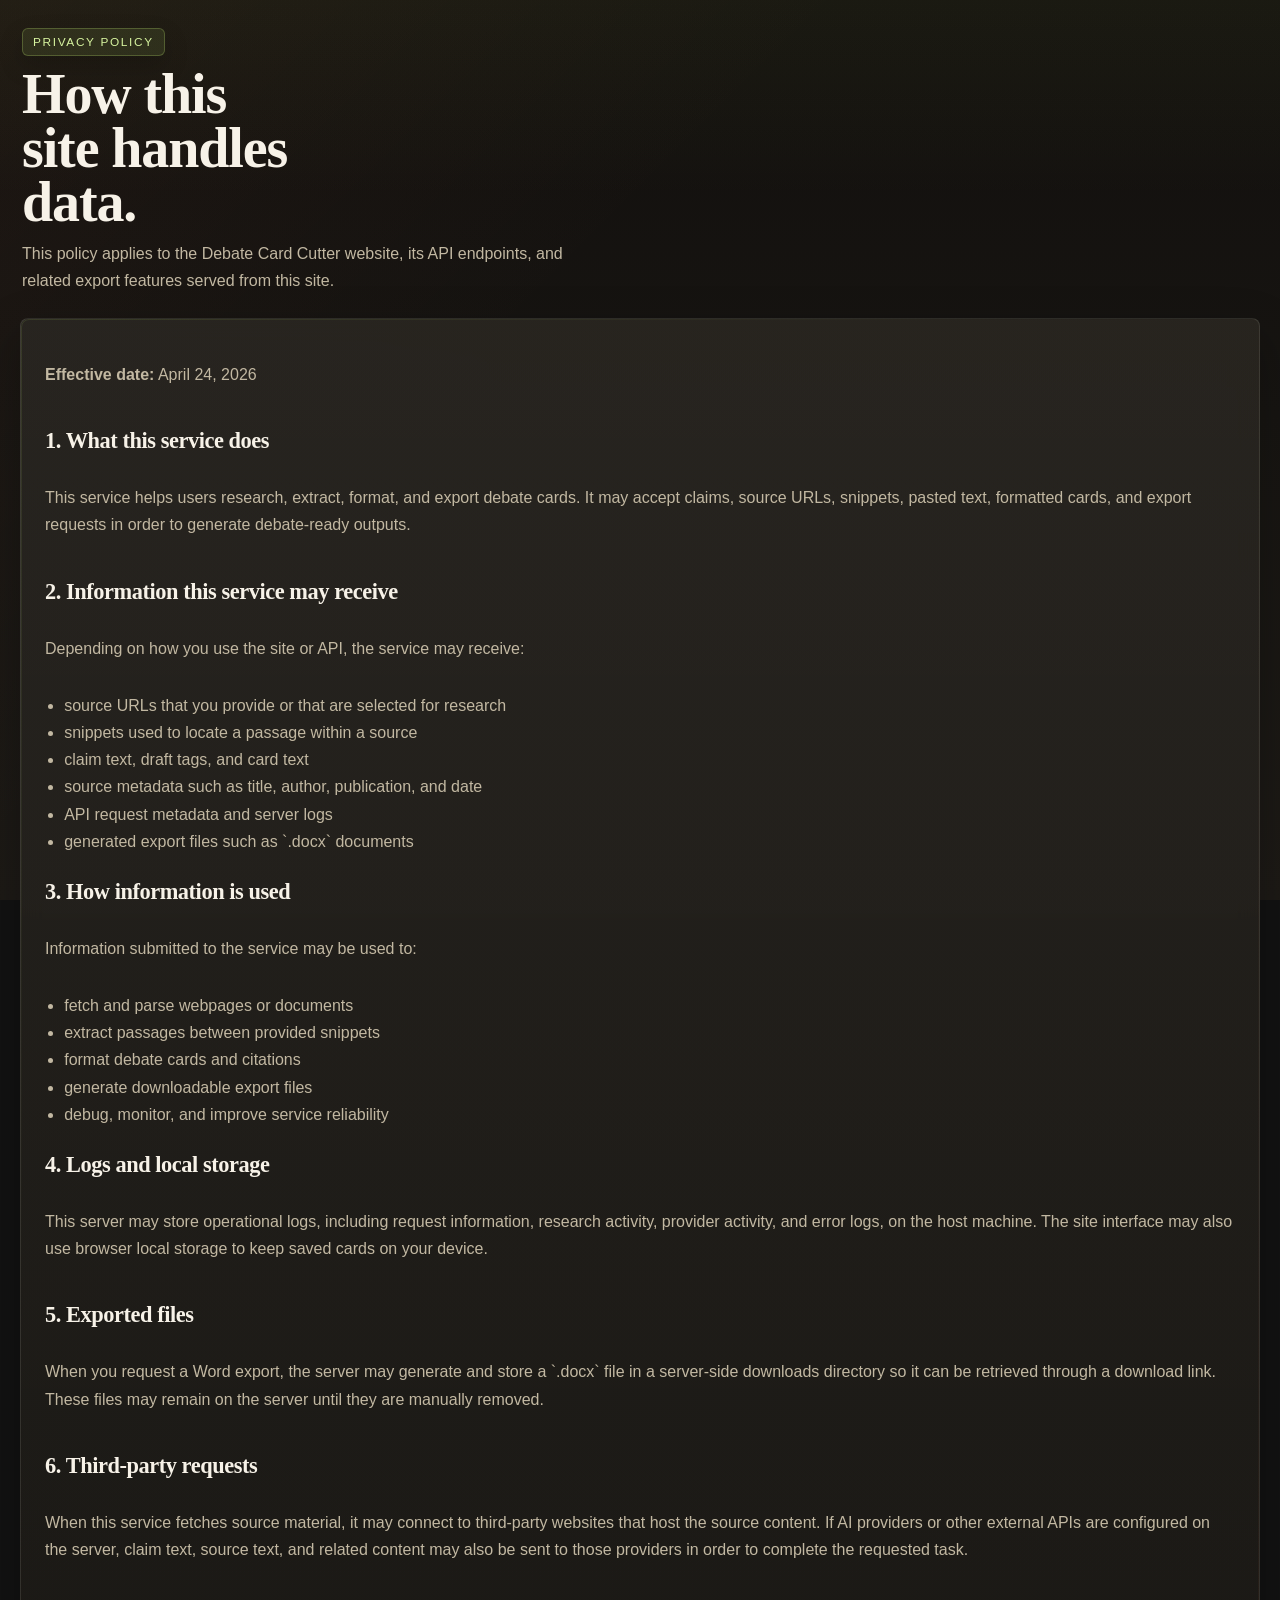
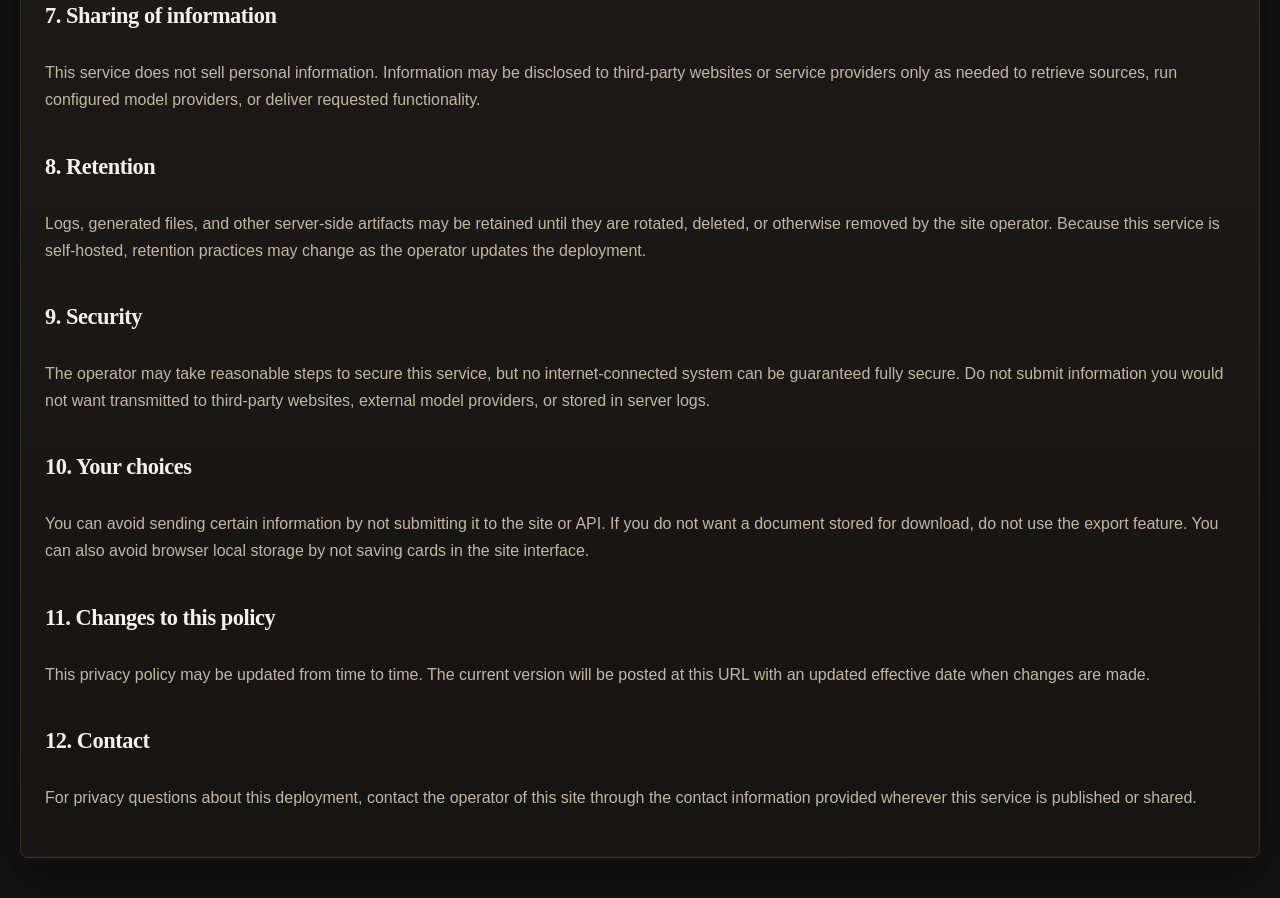
<file: privacy.html>
<!doctype html>
<html lang="en">
<head>
  <meta charset="utf-8">
  <meta name="viewport" content="width=device-width, initial-scale=1">
  <title>Privacy Policy | Debate Card Cutter</title>
  <meta name="description" content="Privacy policy for the Debate Card Cutter website and API.">
  <link rel="stylesheet" href="styles.css">
</head>
<body>
  <main class="shell">
    <header class="app-header policy-header">
      <div class="app-header-copy">
        <div class="eyebrow">Privacy policy</div>
        <h1>How this site handles data.</h1>
        <p class="lede">This policy applies to the Debate Card Cutter website, its API endpoints, and related export features served from this site.</p>
      </div>
    </header>

    <section class="panel policy-panel">
      <div class="policy-body">
        <p><strong>Effective date:</strong> April 24, 2026</p>

        <h2>1. What this service does</h2>
        <p>This service helps users research, extract, format, and export debate cards. It may accept claims, source URLs, snippets, pasted text, formatted cards, and export requests in order to generate debate-ready outputs.</p>

        <h2>2. Information this service may receive</h2>
        <p>Depending on how you use the site or API, the service may receive:</p>
        <ul>
          <li>source URLs that you provide or that are selected for research</li>
          <li>snippets used to locate a passage within a source</li>
          <li>claim text, draft tags, and card text</li>
          <li>source metadata such as title, author, publication, and date</li>
          <li>API request metadata and server logs</li>
          <li>generated export files such as `.docx` documents</li>
        </ul>

        <h2>3. How information is used</h2>
        <p>Information submitted to the service may be used to:</p>
        <ul>
          <li>fetch and parse webpages or documents</li>
          <li>extract passages between provided snippets</li>
          <li>format debate cards and citations</li>
          <li>generate downloadable export files</li>
          <li>debug, monitor, and improve service reliability</li>
        </ul>

        <h2>4. Logs and local storage</h2>
        <p>This server may store operational logs, including request information, research activity, provider activity, and error logs, on the host machine. The site interface may also use browser local storage to keep saved cards on your device.</p>

        <h2>5. Exported files</h2>
        <p>When you request a Word export, the server may generate and store a `.docx` file in a server-side downloads directory so it can be retrieved through a download link. These files may remain on the server until they are manually removed.</p>

        <h2>6. Third-party requests</h2>
        <p>When this service fetches source material, it may connect to third-party websites that host the source content. If AI providers or other external APIs are configured on the server, claim text, source text, and related content may also be sent to those providers in order to complete the requested task.</p>

        <h2>7. Sharing of information</h2>
        <p>This service does not sell personal information. Information may be disclosed to third-party websites or service providers only as needed to retrieve sources, run configured model providers, or deliver requested functionality.</p>

        <h2>8. Retention</h2>
        <p>Logs, generated files, and other server-side artifacts may be retained until they are rotated, deleted, or otherwise removed by the site operator. Because this service is self-hosted, retention practices may change as the operator updates the deployment.</p>

        <h2>9. Security</h2>
        <p>The operator may take reasonable steps to secure this service, but no internet-connected system can be guaranteed fully secure. Do not submit information you would not want transmitted to third-party websites, external model providers, or stored in server logs.</p>

        <h2>10. Your choices</h2>
        <p>You can avoid sending certain information by not submitting it to the site or API. If you do not want a document stored for download, do not use the export feature. You can also avoid browser local storage by not saving cards in the site interface.</p>

        <h2>11. Changes to this policy</h2>
        <p>This privacy policy may be updated from time to time. The current version will be posted at this URL with an updated effective date when changes are made.</p>

        <h2>12. Contact</h2>
        <p>For privacy questions about this deployment, contact the operator of this site through the contact information provided wherever this service is published or shared.</p>
      </div>
    </section>
  </main>
</body>
</html>
</file>
<file: styles.css>
:root {
  color-scheme: dark;
  --bg: #151412;
  --bg-alt: #1c1a16;
  --panel: rgba(24, 22, 18, 0.92);
  --panel-strong: rgba(19, 18, 15, 0.96);
  --line: rgba(255, 248, 234, 0.10);
  --line-strong: rgba(255, 248, 234, 0.18);
  --text: #f7f2e8;
  --muted: #c2b8a2;
  --accent: #b8e36b;
  --accent-strong: #d8f5a0;
  --accent-alt: #ff8b5e;
  --warning: #f0c66d;
  --danger: #ff8e78;
  --shadow: 0 18px 48px rgba(0, 0, 0, 0.28);
  --shadow-soft: 0 10px 24px rgba(0, 0, 0, 0.18);
  --radius-xl: 8px;
  --radius-lg: 8px;
  --radius-md: 6px;
  --radius-sm: 4px;
  --font-sans: "Aptos", "Segoe UI", "Helvetica Neue", Arial, sans-serif;
  --font-serif: "Iowan Old Style", "Palatino Linotype", "Book Antiqua", Georgia, serif;
}

*,
*::before,
*::after {
  box-sizing: border-box;
}

html {
  min-height: 100%;
}

body {
  margin: 0;
  min-height: 100vh;
  font-family: var(--font-sans);
  color: var(--text);
  background:
    linear-gradient(180deg, rgba(184, 227, 107, 0.05), transparent 22%),
    linear-gradient(135deg, rgba(255, 139, 94, 0.04), transparent 40%),
    linear-gradient(180deg, #120f0d 0%, #171512 46%, #1d1a16 100%);
  background-attachment: fixed;
}

button,
input,
select,
textarea {
  font: inherit;
}

button {
  border: 0;
  cursor: pointer;
}

.shell {
  width: min(1240px, calc(100% - 28px));
  margin: 0 auto;
  padding: 22px 0 40px;
  position: relative;
  z-index: 1;
}

.policy-header {
  grid-template-columns: minmax(0, 1fr);
}

.policy-panel {
  padding: 0;
}

.policy-body {
  padding: 26px 24px 30px;
  display: grid;
  gap: 14px;
}

.policy-body h2 {
  margin-top: 10px;
  font-size: 1.4rem;
}

.policy-body p,
.policy-body li {
  color: var(--muted);
  line-height: 1.7;
}

.policy-body ul {
  margin: 0;
  padding-left: 1.2rem;
}

.site-footer {
  display: flex;
  justify-content: flex-end;
  padding: 14px 4px 2px;
}

.site-footer a {
  color: var(--accent-strong);
  text-decoration: none;
  border-bottom: 1px solid rgba(184, 227, 107, 0.35);
}

.site-footer a:hover {
  border-bottom-color: rgba(184, 227, 107, 0.75);
}

.eyebrow {
  width: fit-content;
  padding: 6px 10px;
  border: 1px solid rgba(184, 227, 107, 0.26);
  border-radius: var(--radius-md);
  letter-spacing: 0.14em;
  text-transform: uppercase;
  font-size: 0.74rem;
  color: var(--accent-strong);
  background: rgba(184, 227, 107, 0.10);
  box-shadow: var(--shadow-soft);
}

h1,
h2,
h3 {
  margin: 0;
  font-family: var(--font-serif);
  letter-spacing: -0.02em;
}

h1 {
  max-width: 10ch;
  font-size: 3.5rem;
  line-height: 0.96;
}

.lede {
  max-width: 64ch;
  margin: 0;
  color: var(--muted);
  font-size: 1rem;
  line-height: 1.65;
}

.lede code {
  padding: 0.18rem 0.38rem;
  border-radius: var(--radius-sm);
  background: rgba(255, 248, 234, 0.08);
  color: var(--accent-strong);
}

.app-header {
  display: grid;
  grid-template-columns: minmax(0, 1.2fr) minmax(260px, 420px);
  gap: 18px;
  align-items: stretch;
  margin-bottom: 18px;
}

.app-header-copy {
  display: grid;
  gap: 12px;
  padding: 6px 2px;
}

.app-header-image-wrap {
  min-height: 220px;
  border: 1px solid var(--line);
  border-radius: var(--radius-xl);
  overflow: hidden;
  box-shadow: var(--shadow-soft);
}

.app-header-image {
  width: 100%;
  height: 100%;
  object-fit: cover;
  display: block;
  filter: saturate(0.88) contrast(1.04);
}

.workspace {
  margin-bottom: 14px;
}

.workspace-grid {
  display: grid;
  grid-template-columns: minmax(0, 1.55fr) minmax(280px, 0.8fr);
  gap: 18px;
  align-items: start;
}

.compose-panel,
.rail-panel {
  min-width: 0;
}

.rail-panel {
  padding: 16px;
}

.workspace-side {
  display: grid;
  gap: 14px;
}

.workspace-head {
  padding: 16px 16px 0;
  align-items: start;
}

.compact-mode-switch {
  justify-content: flex-end;
}

.panel {
  position: relative;
  overflow: hidden;
  border: 1px solid var(--line);
  border-radius: var(--radius-xl);
  background:
    linear-gradient(180deg, rgba(255, 248, 234, 0.05), rgba(255, 248, 234, 0.015)),
    linear-gradient(180deg, rgba(28, 25, 21, 0.94), rgba(18, 17, 14, 0.96));
  box-shadow: var(--shadow);
  backdrop-filter: blur(12px);
}

.panel::before {
  content: "";
  position: absolute;
  inset: 0;
  border-radius: inherit;
  padding: 1px;
  background: linear-gradient(135deg, rgba(184, 227, 107, 0.12), transparent 30%, rgba(255, 139, 94, 0.08));
  mask: linear-gradient(#000 0 0) content-box, linear-gradient(#000 0 0);
  mask-composite: exclude;
  pointer-events: none;
}

.mode-switch {
  display: flex;
  flex-wrap: wrap;
  gap: 10px;
}

.mode-button {
  border: 1px solid var(--line);
  border-radius: var(--radius-md);
  padding: 10px 14px;
  background: rgba(255, 248, 234, 0.04);
  color: var(--text);
  transition: transform 160ms ease, background 160ms ease, border-color 160ms ease, box-shadow 160ms ease;
}

.mode-button.is-active {
  background: linear-gradient(135deg, rgba(184, 227, 107, 0.24), rgba(255, 139, 94, 0.14));
  border-color: rgba(184, 227, 107, 0.46);
  color: var(--accent-strong);
  box-shadow: 0 8px 18px rgba(184, 227, 107, 0.10);
}

.mode-button:hover {
  transform: translateY(-1px);
}

.notice {
  margin: 14px 0 0;
  color: var(--muted);
  line-height: 1.6;
}

.workflow-panel {
  padding: 22px;
  margin-top: 18px;
}

.workflow-panel.is-hidden {
  display: none;
}

.workflow-box {
  border: 1px solid rgba(255, 255, 255, 0.10);
  border-radius: var(--radius-lg);
  background:
    linear-gradient(180deg, rgba(255, 255, 255, 0.04), rgba(255, 255, 255, 0.02)),
    rgba(6, 10, 20, 0.60);
  padding: 16px;
  display: grid;
  gap: 12px;
  box-shadow: inset 0 1px 0 rgba(255, 255, 255, 0.04);
}

.workflow-box-head {
  display: flex;
  gap: 12px;
  align-items: center;
  justify-content: space-between;
}

.prompt-preview,
.import-json {
  width: 100%;
  margin: 0;
  border: 1px solid var(--line);
  border-radius: var(--radius-md);
  background:
    linear-gradient(180deg, rgba(8, 13, 24, 0.86), rgba(8, 13, 24, 0.78));
  color: var(--text);
  padding: 14px 15px;
  white-space: pre-wrap;
  line-height: 1.6;
  min-height: 300px;
  overflow: auto;
}

.import-json {
  resize: vertical;
  min-height: 300px;
}

.form {
  padding: 22px;
}

.grid {
  display: grid;
  gap: 16px;
}

.grid-two {
  grid-template-columns: repeat(2, minmax(0, 1fr));
  margin-bottom: 16px;
}

.grid-three {
  grid-template-columns: repeat(3, minmax(0, 1fr));
  margin-bottom: 16px;
}

.field {
  display: grid;
  gap: 8px;
}

.field-static {
  align-content: start;
  padding: 14px 15px;
  border: 1px solid rgba(255, 248, 234, 0.08);
  border-radius: var(--radius-md);
  background: rgba(255, 248, 234, 0.03);
}

.field-static strong {
  font-size: 1rem;
  color: var(--accent-strong);
}

.field-static small {
  color: var(--muted);
  line-height: 1.5;
}

.research-grid {
  margin-bottom: 16px;
}

.search-mode-toggle {
  display: flex;
  flex-wrap: wrap;
  gap: 10px;
  margin-top: 10px;
}

.search-mode-toggle .mode-button {
  padding: 10px 14px;
}

.search-mode-toggle .mode-button.is-active {
  border-color: rgba(122, 216, 255, 0.52);
}

.query-preview {
  display: grid;
  gap: 12px;
  margin-top: 10px;
}

.query-preview-head {
  display: flex;
  flex-wrap: wrap;
  gap: 10px;
  align-items: center;
  justify-content: space-between;
}

.query-preview-source {
  color: var(--muted);
  line-height: 1.4;
  font-size: 0.92rem;
}

.query-preview-intent,
.query-preview-section,
.query-preview-explanation {
  border: 1px solid rgba(255, 248, 234, 0.08);
  border-radius: var(--radius-sm);
  background: rgba(255, 248, 234, 0.03);
  padding: 11px 12px;
}

.query-preview-intent {
  display: grid;
  gap: 6px;
}

.query-preview-explanation {
  color: var(--muted);
  line-height: 1.55;
}

.query-preview-section {
  display: grid;
  gap: 9px;
}

.query-pill-list {
  display: flex;
  flex-wrap: wrap;
  gap: 8px;
}

.query-pill {
  display: inline-flex;
  align-items: center;
  padding: 7px 10px;
  border-radius: var(--radius-md);
  border: 1px solid rgba(184, 227, 107, 0.22);
  background: rgba(184, 227, 107, 0.10);
  color: var(--accent-strong);
  line-height: 1.35;
}

.query-executed-list {
  display: grid;
  gap: 8px;
}

.query-executed-item {
  padding: 9px 10px;
  border-radius: var(--radius-sm);
  background: rgba(255, 248, 234, 0.03);
  color: var(--muted);
  line-height: 1.5;
  overflow-wrap: anywhere;
}

.query-preview-empty {
  color: var(--muted);
  line-height: 1.6;
}

.field small {
  color: var(--muted);
  line-height: 1.5;
}

.field-hero {
  margin-bottom: 16px;
}

.field-tag textarea {
  min-height: 148px;
  font-size: 1.18rem;
  line-height: 1.45;
}

.field span {
  font-size: 0.82rem;
  color: #d6cfbf;
  text-transform: uppercase;
  letter-spacing: 0.10em;
}

.field input,
.field select,
.field textarea {
  width: 100%;
  border: 1px solid rgba(255, 248, 234, 0.12);
  border-radius: var(--radius-md);
  background:
    linear-gradient(180deg, rgba(255, 248, 234, 0.03), rgba(255, 248, 234, 0.01)),
    rgba(15, 14, 12, 0.76);
  color: var(--text);
  padding: 14px 15px;
  outline: none;
  transition: border-color 160ms ease, transform 160ms ease, box-shadow 160ms ease, background 160ms ease;
}

.field textarea {
  resize: vertical;
  min-height: 240px;
  line-height: 1.6;
}

.field input::placeholder,
.field textarea::placeholder {
  color: rgba(164, 176, 210, 0.6);
}

.field input:focus,
.field select:focus,
.field textarea:focus {
  border-color: rgba(184, 227, 107, 0.68);
  box-shadow: 0 0 0 3px rgba(184, 227, 107, 0.12);
}

.actions {
  display: flex;
  flex-wrap: wrap;
  gap: 12px;
  align-items: center;
}

.control-band {
  display: flex;
  flex-wrap: wrap;
  gap: 14px;
  justify-content: space-between;
  align-items: center;
  margin-bottom: 16px;
}

.primary-actions {
  justify-content: flex-end;
}

.detail-panel {
  margin-top: 14px;
  border: 1px solid rgba(255, 248, 234, 0.08);
  border-radius: var(--radius-lg);
  background: rgba(255, 248, 234, 0.03);
}

.detail-panel summary {
  list-style: none;
  cursor: pointer;
  padding: 14px 16px;
  font-weight: 700;
}

.detail-panel summary::-webkit-details-marker {
  display: none;
}

.detail-panel summary::after {
  content: "+";
  float: right;
  color: var(--accent-strong);
}

.detail-panel[open] summary::after {
  content: "–";
}

.detail-panel-body {
  display: grid;
  gap: 16px;
  padding: 0 16px 16px;
}

.detail-panel-stack {
  gap: 14px;
}

.research-strip {
  display: flex;
  justify-content: space-between;
  gap: 16px;
  align-items: center;
  margin-bottom: 16px;
  padding: 16px;
  border: 1px solid rgba(255, 255, 255, 0.09);
  border-radius: var(--radius-lg);
  background:
    linear-gradient(135deg, rgba(122, 216, 255, 0.08), rgba(255, 255, 255, 0.02)),
    rgba(255, 255, 255, 0.03);
}

.research-strip p {
  margin: 6px 0 0;
  color: var(--muted);
  line-height: 1.6;
}

.source-summary {
  display: grid;
  grid-template-columns: repeat(3, minmax(0, 1fr));
  gap: 12px;
  margin-bottom: 16px;
}

.source-summary-compact {
  margin-bottom: 0;
}

.source-summary-item {
  display: grid;
  gap: 6px;
  padding: 14px 15px;
  border: 1px solid rgba(255, 248, 234, 0.08);
  border-radius: var(--radius-md);
  background: rgba(255, 248, 234, 0.03);
}

.source-summary-item span {
  color: var(--muted);
  text-transform: uppercase;
  letter-spacing: 0.10em;
  font-size: 0.70rem;
}

.source-summary-item strong {
  font-size: 0.96rem;
  line-height: 1.5;
}

.primary,
.secondary,
.card-copy {
  border-radius: var(--radius-md);
  padding: 12px 16px;
  transition: transform 160ms ease, background 160ms ease, border-color 160ms ease, opacity 160ms ease, box-shadow 160ms ease;
}

.primary {
  display: inline-flex;
  align-items: center;
  gap: 10px;
  background: linear-gradient(135deg, var(--accent) 0%, #eef4a3 100%);
  color: #17140f;
  font-weight: 700;
  box-shadow: 0 10px 24px rgba(184, 227, 107, 0.16);
}

.secondary,
.card-copy {
  border: 1px solid var(--line);
  background: rgba(255, 248, 234, 0.04);
  color: var(--text);
}

.primary:hover,
.secondary:hover,
.card-copy:hover {
  transform: translateY(-1px);
  box-shadow: 0 12px 24px rgba(0, 0, 0, 0.16);
}

.primary:disabled,
.secondary:disabled,
.card-copy:disabled {
  opacity: 0.48;
  cursor: not-allowed;
  transform: none;
}

.button-spinner {
  width: 0.9rem;
  height: 0.9rem;
  border-radius: 50%;
  border: 2px solid rgba(8, 16, 27, 0.22);
  border-top-color: rgba(8, 16, 27, 0.9);
  display: none;
  animation: spin 0.8s linear infinite;
}

.is-loading .button-spinner {
  display: inline-block;
}

.status-row {
  display: flex;
  justify-content: space-between;
  gap: 16px;
  padding: 14px 4px 22px;
  color: var(--muted);
}

.status-row-compact {
  align-items: center;
  padding: 10px 2px 18px;
}

.status {
  min-height: 1.4em;
  padding: 10px 14px;
  border: 1px solid rgba(255, 248, 234, 0.09);
  border-radius: var(--radius-md);
  background: rgba(255, 248, 234, 0.03);
  box-shadow: var(--shadow-soft);
}

.status.is-error {
  color: var(--danger);
}

.status.is-success {
  color: var(--accent-strong);
}

.meta {
  text-align: right;
  align-self: center;
}

.runtime-debug {
  min-width: min(100%, 420px);
  padding: 12px 14px;
  border: 1px solid rgba(255, 248, 234, 0.09);
  border-radius: var(--radius-lg);
  background: rgba(255, 248, 234, 0.03);
  box-shadow: var(--shadow-soft);
}

.runtime-debug-head {
  display: flex;
  align-items: center;
  justify-content: space-between;
  gap: 12px;
  margin-bottom: 10px;
}

.runtime-badges,
.runtime-details {
  display: grid;
  gap: 8px;
}

.runtime-badges {
  grid-template-columns: repeat(auto-fit, minmax(120px, 1fr));
  margin-bottom: 10px;
}

.runtime-chip {
  padding: 8px 10px;
  border-radius: var(--radius-md);
  border: 1px solid rgba(184, 227, 107, 0.18);
  background: rgba(184, 227, 107, 0.08);
  color: var(--text);
  font-size: 0.82rem;
}

.runtime-detail {
  color: var(--muted);
  line-height: 1.45;
  overflow-wrap: anywhere;
}

.runtime-error {
  display: none;
  margin-top: 10px;
  padding: 10px 12px;
  border-radius: var(--radius-md);
  border: 1px solid rgba(255, 107, 107, 0.22);
  background: rgba(255, 107, 107, 0.08);
  color: var(--danger);
  line-height: 1.5;
  overflow-wrap: anywhere;
}

.runtime-error.is-visible {
  display: block;
}

.output {
  padding: 22px;
}

.section-head {
  display: flex;
  justify-content: space-between;
  gap: 16px;
  align-items: end;
  margin-bottom: 18px;
}

.section-head h2 {
  font-size: 1.7rem;
}

.section-head p {
  margin: 0;
  color: var(--muted);
}

.output-layout {
  display: grid;
  grid-template-columns: minmax(0, 1.65fr) minmax(320px, 0.95fr);
  gap: 18px;
  align-items: start;
}

.cards-stage {
  min-width: 0;
}

.output-sidebar {
  display: grid;
  gap: 14px;
}

.mini-panel {
  padding: 16px;
  border: 1px solid rgba(255, 255, 255, 0.09);
  border-radius: var(--radius-lg);
  background:
    linear-gradient(180deg, rgba(255, 255, 255, 0.05), rgba(255, 255, 255, 0.02)),
    rgba(6, 10, 20, 0.60);
  box-shadow: inset 0 1px 0 rgba(255, 255, 255, 0.04);
}

.mini-panel-head {
  display: flex;
  align-items: start;
  justify-content: space-between;
  gap: 12px;
}

.mini-panel-head h3 {
  font-size: 1.15rem;
  margin-top: 2px;
}

.mini-label {
  display: inline-block;
  color: var(--accent-strong);
  text-transform: uppercase;
  letter-spacing: 0.14em;
  font-size: 0.70rem;
}

.mini-badge {
  padding: 7px 10px;
  border-radius: var(--radius-md);
  border: 1px solid rgba(184, 227, 107, 0.20);
  background: rgba(184, 227, 107, 0.09);
  color: var(--accent-strong);
  font-size: 0.72rem;
  white-space: nowrap;
}

.mini-copy {
  margin: 12px 0 14px;
  color: var(--muted);
  line-height: 1.6;
}

.saved-cards-list {
  margin: 0;
  padding-left: 1.15rem;
  display: grid;
  gap: 10px;
}

.saved-cards-empty {
  display: grid;
  gap: 5px;
  color: var(--muted);
  line-height: 1.5;
}

.saved-cards-empty strong {
  color: var(--text);
}

.saved-cards-list li {
  padding: 11px 12px;
  border-radius: var(--radius-md);
  border: 1px solid rgba(255, 248, 234, 0.08);
  background: rgba(255, 248, 234, 0.03);
}

.saved-card-item {
  display: grid;
  gap: 12px;
}

.saved-card-copy {
  display: grid;
  gap: 5px;
}

.saved-card-copy strong {
  line-height: 1.35;
}

.saved-card-copy span {
  color: var(--muted);
  line-height: 1.5;
}

.saved-card-actions {
  display: flex;
  flex-wrap: wrap;
  gap: 8px;
}

.field-compact {
  gap: 6px;
}

.field-compact textarea {
  min-height: 160px;
  resize: vertical;
}

.queue-actions,
.export-actions {
  display: flex;
  flex-wrap: wrap;
  gap: 10px;
}

.queue-progress,
.source-candidates {
  display: grid;
  gap: 10px;
  margin-top: 12px;
}

.queue-progress {
  margin: 14px 0 0;
  padding-left: 1.1rem;
}

.queue-progress li,
.source-candidate {
  padding: 11px 12px;
  border-radius: var(--radius-md);
  border: 1px solid rgba(255, 248, 234, 0.08);
  background: rgba(255, 248, 234, 0.03);
}

.source-candidate {
  display: grid;
  gap: 7px;
}

.source-candidate-head {
  display: flex;
  flex-wrap: wrap;
  gap: 8px;
  align-items: center;
}

.source-candidate-title {
  font-weight: 700;
  line-height: 1.35;
}

.source-candidate-meta,
.queue-progress li span {
  color: var(--muted);
  line-height: 1.5;
  overflow-wrap: anywhere;
}

.queue-progress-details {
  margin-top: 6px;
  color: var(--muted);
  font-size: 0.85rem;
  line-height: 1.45;
  overflow-wrap: anywhere;
}

.queue-progress-error {
  margin-top: 8px;
  color: var(--danger);
  line-height: 1.45;
  overflow-wrap: anywhere;
}

.source-candidate-url {
  color: var(--accent-strong);
  overflow-wrap: anywhere;
  text-decoration: none;
  font-family: "Cascadia Code", "Consolas", "Courier New", monospace;
  font-size: 0.88rem;
}

.source-candidate-url:hover {
  text-decoration: underline;
}

.cards {
  display: grid;
  gap: 16px;
}

.cards.empty-state {
  min-height: 160px;
  place-items: center;
  border: 1px dashed rgba(255, 248, 234, 0.16);
  border-radius: var(--radius-lg);
  background:
    linear-gradient(135deg, rgba(184, 227, 107, 0.04), rgba(255, 248, 234, 0.02)),
    rgba(255, 248, 234, 0.02);
}

.cards.empty-state::before {
  content: "Your cards will appear here after cutting.";
  color: var(--muted);
  text-align: center;
  padding: 24px;
}

.card {
  position: relative;
  overflow: hidden;
  border: 1px solid rgba(255, 248, 234, 0.10);
  border-radius: var(--radius-lg);
  padding: 18px;
  background:
    linear-gradient(180deg, rgba(255, 248, 234, 0.05), rgba(255, 248, 234, 0.02)),
    rgba(22, 20, 16, 0.92);
  box-shadow: var(--shadow-soft);
}

.card::before {
  content: "";
  position: absolute;
  inset: 0 auto 0 0;
  width: 4px;
  background: linear-gradient(180deg, var(--accent), var(--accent-alt));
}

.card-head {
  display: flex;
  justify-content: space-between;
  gap: 12px;
  align-items: center;
  margin-bottom: 12px;
}

.card-kicker {
  color: var(--warning);
  letter-spacing: 0.14em;
  text-transform: uppercase;
  font-size: 0.74rem;
}

.card-overline {
  display: flex;
  flex-wrap: wrap;
  gap: 8px;
  margin-bottom: 14px;
}

.card-overline-pill {
  padding: 6px 10px;
  border-radius: var(--radius-md);
  background: rgba(184, 227, 107, 0.10);
  color: var(--accent-strong);
  border: 1px solid rgba(184, 227, 107, 0.18);
  font-size: 0.72rem;
  letter-spacing: 0.10em;
  text-transform: uppercase;
}

.card-overline-pill-muted {
  background: rgba(255, 248, 234, 0.05);
  color: var(--muted);
  border-color: rgba(255, 248, 234, 0.12);
}

.card-title {
  margin-bottom: 8px;
  font-size: 1.42rem;
  line-height: 1.18;
  max-width: 28ch;
}

.tag {
  padding: 6px 10px;
  border-radius: var(--radius-md);
  background: rgba(184, 227, 107, 0.10);
  color: var(--accent-strong);
  border: 1px solid rgba(184, 227, 107, 0.20);
  font-size: 0.82rem;
}

.tag-warn {
  background: rgba(240, 198, 109, 0.10);
  color: var(--warning);
  border-color: rgba(240, 198, 109, 0.20);
}

.tag-muted {
  background: rgba(255, 248, 234, 0.05);
  color: var(--muted);
  border-color: rgba(255, 248, 234, 0.12);
}

.card-citation {
  display: grid;
  gap: 10px;
  margin-bottom: 14px;
  padding: 14px;
  border-radius: var(--radius-md);
  background: rgba(255, 255, 255, 0.02);
  border: 1px solid rgba(255, 255, 255, 0.07);
}

.cite-line {
  padding: 10px 12px;
  border-radius: var(--radius-md);
  background: rgba(255, 255, 255, 0.03);
  border: 1px solid rgba(255, 255, 255, 0.10);
  color: var(--accent-strong);
  line-height: 1.5;
}

.cite-quals {
  display: grid;
  gap: 6px;
}

.muted-block {
  padding: 12px 14px;
  border-radius: var(--radius-md);
  border: 1px solid rgba(255, 255, 255, 0.08);
  background: rgba(255, 255, 255, 0.03);
  color: var(--muted);
  line-height: 1.6;
}

.card-body {
  display: grid;
  gap: 10px;
  color: #d9e2fb;
  line-height: 1.6;
}

.card-body p {
  margin: 0;
}

.card-body .label {
  color: var(--muted);
  text-transform: uppercase;
  letter-spacing: 0.12em;
  font-size: 0.72rem;
}

.highlight {
  padding: 14px 14px 15px;
  border-radius: var(--radius-md);
  background: rgba(255, 255, 255, 0.04);
  border: 1px solid rgba(255, 255, 255, 0.08);
  white-space: pre-wrap;
}

.card-body > div {
  display: grid;
  grid-template-columns: minmax(124px, 170px) minmax(0, 1fr);
  align-items: start;
  gap: 7px;
  padding: 12px;
  border: 1px solid rgba(255, 255, 255, 0.05);
  border-radius: var(--radius-md);
  background: rgba(255, 255, 255, 0.02);
}

.card-body > div .label {
  padding-top: 2px;
}

.card-body > div .highlight {
  min-width: 0;
}

.card-section {
  display: grid;
  grid-template-columns: minmax(124px, 170px) minmax(0, 1fr);
  align-items: start;
  gap: 7px;
  padding: 12px;
  border: 1px solid rgba(255, 255, 255, 0.05);
  border-radius: var(--radius-md);
  background: rgba(255, 255, 255, 0.02);
}

.card-section > .label {
  padding-top: 2px;
}

.evidence-block {
  padding: 14px 16px 15px;
  border-radius: var(--radius-md);
  border: 1px solid rgba(120, 215, 255, 0.18);
  background:
    linear-gradient(180deg, rgba(122, 216, 255, 0.08), rgba(122, 216, 255, 0.04)),
    rgba(255, 255, 255, 0.03);
  white-space: pre-wrap;
}

.evidence-block p {
  margin: 0;
}

.evidence-read {
  text-decoration: underline;
  text-decoration-thickness: 1.5px;
  text-underline-offset: 3px;
}

.evidence-highlight {
  background: rgba(122, 216, 255, 0.55);
  color: #09111f;
  font-weight: 700;
  padding: 0 2px;
  border-radius: 3px;
}

.evidence-read-fallback {
  margin-top: 12px;
  padding-top: 12px;
  border-top: 1px dashed rgba(255, 255, 255, 0.12);
  color: #eef5ff;
  text-decoration: underline;
  text-underline-offset: 3px;
}

.card-source-link {
  display: block;
  padding: 14px;
  border-radius: var(--radius-md);
  border: 1px solid rgba(255, 255, 255, 0.08);
  background: rgba(255, 255, 255, 0.03);
  font-family: "Cascadia Code", "Consolas", "Courier New", monospace;
  font-size: 0.92rem;
  color: var(--accent-strong);
  text-decoration: none;
  overflow-wrap: anywhere;
}

.card-source-link:hover {
  border-color: rgba(122, 216, 255, 0.28);
  background: rgba(122, 216, 255, 0.08);
}

.card-section-validation .highlight {
  border-color: rgba(255, 211, 122, 0.22);
  background: rgba(255, 211, 122, 0.08);
}

.analytics-grid {
  display: grid;
  gap: 10px;
}

.source-packet {
  grid-template-columns: repeat(auto-fit, minmax(180px, 1fr));
}

.source-packet-url {
  grid-column: 1 / -1;
  min-width: 0;
}

.analytics-item {
  display: grid;
  gap: 6px;
}

.highlight-read {
  border-color: rgba(120, 215, 255, 0.28);
  background: rgba(120, 215, 255, 0.09);
}

.highlight-mono,
.cite-line {
  font-family: "Cascadia Code", "Consolas", "Courier New", monospace;
  font-size: 0.92rem;
}

.card-section-support .highlight,
.card-section-highlighted .highlight {
  line-height: 1.7;
  white-space: pre-wrap;
}

.highlight-excerpt {
  border-color: rgba(120, 215, 255, 0.24);
  background: rgba(120, 215, 255, 0.08);
}

.highlight-url {
  font-family: "Cascadia Code", "Consolas", "Courier New", monospace;
  font-size: 0.92rem;
}

.highlight-validation {
  border-color: rgba(255, 211, 122, 0.22);
  background: rgba(255, 211, 122, 0.08);
}

.card-body .highlight-validation,
.card-body .highlight-read,
.card-body .highlight-url,
.card-body .highlight-mono {
  min-height: 72px;
}

.excerpt-block {
  display: grid;
  gap: 8px;
  width: 100%;
}

.card-copy {
  padding-inline: 14px;
}

@keyframes spin {
  to {
    transform: rotate(360deg);
  }
}

@media (max-width: 900px) {
  .app-header,
  .workspace-grid,
  .source-summary {
    grid-template-columns: 1fr;
  }

  .output-layout {
    grid-template-columns: 1fr;
  }

  .grid-two,
  .grid-three,
  .section-head,
  .status-row {
    grid-template-columns: 1fr;
    flex-direction: column;
    align-items: start;
  }

  .workflow-box-head {
    flex-direction: column;
    align-items: start;
  }

  .search-mode-toggle {
    width: 100%;
  }

  .control-band {
    flex-direction: column;
    align-items: start;
  }

  .mini-panel-head {
    flex-direction: column;
  }

  .queue-actions,
  .export-actions {
    flex-direction: column;
  }

  .status-row {
    align-items: start;
  }

  .meta {
    text-align: left;
  }
}

@media (max-width: 720px) {
  .shell {
    width: min(100% - 16px, 1240px);
    padding-top: 18px;
  }

  .form,
  .output,
  .rail-panel {
    padding: 16px;
  }

  h1 {
    max-width: 11ch;
    font-size: 2.4rem;
  }

  .section-head h2 {
    font-size: 1.5rem;
  }

  .grid-two,
  .grid-three {
    grid-template-columns: 1fr;
  }

  .actions {
    flex-direction: column;
    align-items: stretch;
  }

  .workflow-map,
  .source-summary {
    grid-template-columns: 1fr;
  }

  .primary,
  .secondary {
    justify-content: center;
  }

  .status {
    width: 100%;
    text-align: center;
  }

  .card-head {
    flex-direction: column;
    align-items: start;
  }

  .card-overline {
    gap: 6px;
  }

  .card-copy {
    width: 100%;
  }

  .card-body > div {
    grid-template-columns: 1fr;
  }

  .card-section {
    grid-template-columns: 1fr;
  }

  .saved-card-actions {
    flex-direction: column;
  }

  .query-preview-head {
    align-items: start;
  }
}
</file>
